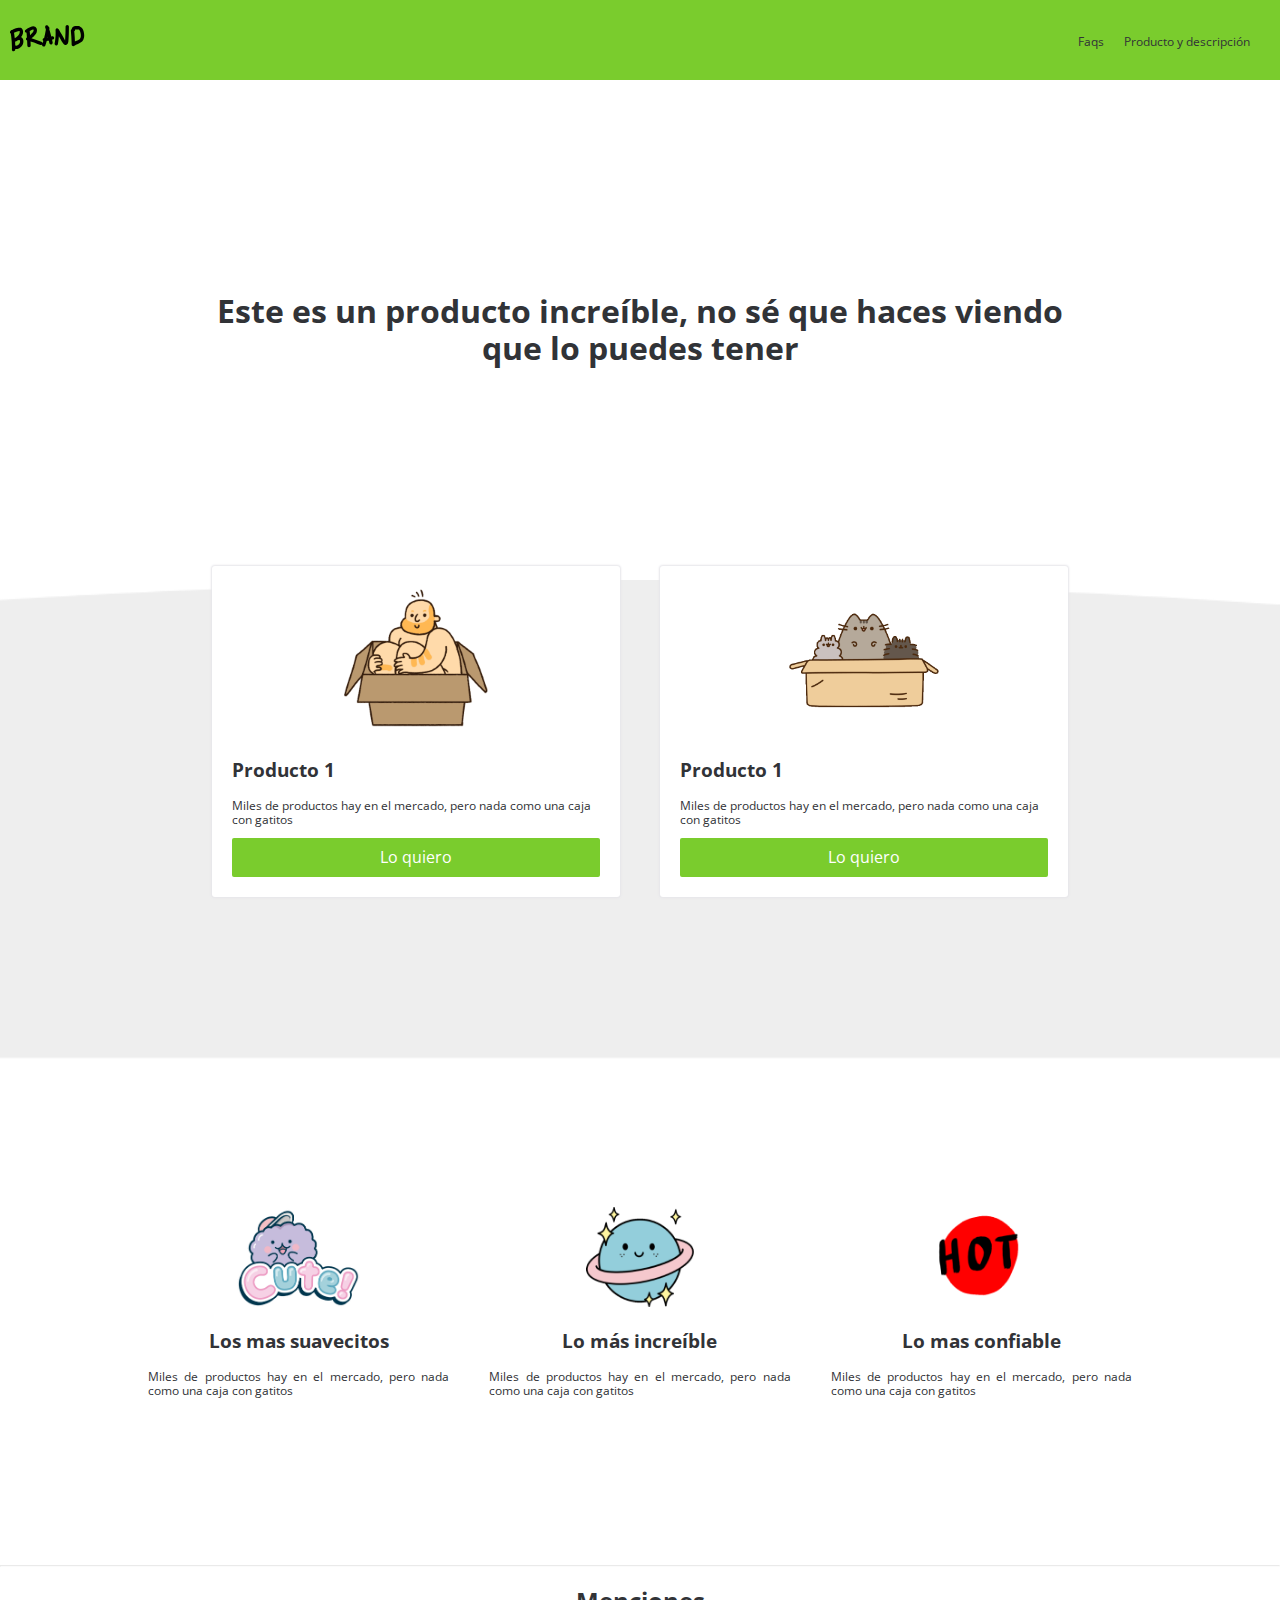
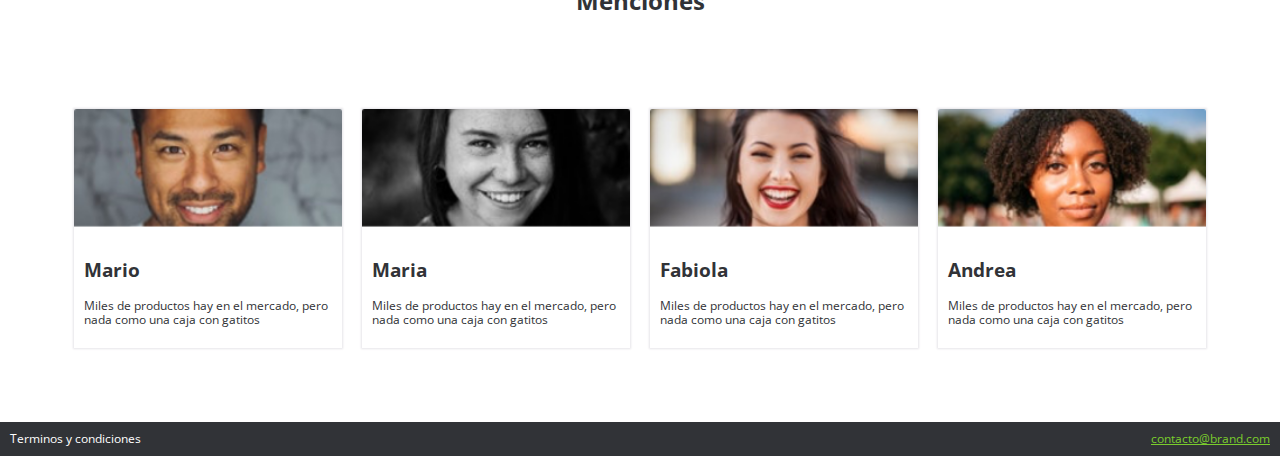
<file: index.html>
<!DOCTYPE html>
<html lang="en">
  <head>
    <meta charset="utf-8">
    <meta name="description" content="Este es un sitio de producto genial">
     <meta name="viewport" content="width=device-width, initial-scale=1.0">
    <meta http-equiv="X-UA-Compatible" content="ie=edge">
    <!-- Aqui podemos poner algún framework -->

    <!-- Aqui podemos poner algún framework -->
    <link rel="stylesheet" href="css/normalize.css">
    <link rel="stylesheet" href="css/estilos.css">
    <link rel="stylesheet" href="css/mobile.css">
    <link rel="stylesheet" href="css/animations.css">
    <title>BRAND📦</title>

  </head> <!-- Cierra head -->
  <body>
    <nav class="fadeInDown">
      <a href="#"><img src="images/logo.png" alt=""></a>
      <ul>
        <li>
          <a href="#">Faqs</a></li>
        <li>
          <a href="producto.html">Producto y descripción</a></li>
      </ul>
    </nav>
    <h1 class="main_section fadeIn">
      Este es un producto increíble, no sé que haces viendo que lo puedes tener
    </h1>
    <!-- Inicio productos -->
    <div class="products">
      <div class="product fadeInUp">
        <div class="content">
          <div class="image-product">
            <img src="images/box1.png" alt="">
          </div>
          <h3>Producto 1</h3>
          <p>Miles de productos hay en el mercado, pero nada como una caja con gatitos</p>
          <a href="venta.html">
            <button class="main_btn">
              Lo quiero
            </button>
          </a>
        </div>
      </div>
      <div class="product fadeInUp">
        <div class="content">
          <div class="image-product">
            <img src="images/box2.png" alt="">
          </div>
          <h3>Producto 1</h3>
          <p>Miles de productos hay en el mercado, pero nada como una caja con gatitos</p>
          <a href="venta.html">
            <button class="main_btn">
              Lo quiero
            </button>
          </a>
        </div>
      </div>
    </div>
    <!-- Fin productos -->
    <!-- Inicia beneficios -->
    <div class="beneficios">
      <div class="beneficio">
        <div class="content_beneficio">
          <img src="images/b1.png" alt="">
          <h3>Los mas suavecitos</h3>
          <p class="text_beneficio">
            Miles de productos hay en el mercado, pero nada como una caja con gatitos
          </p>
        </div>
      </div>
      <div class="beneficio">
        <div class="content_beneficio">
          <img src="images/b2.png" alt="">
          <h3>Lo más increíble</h3>
          <p class="text_beneficio">
            Miles de productos hay en el mercado, pero nada como una caja con gatitos
          </p>
        </div>
      </div>
      <div class="beneficio">
        <div class="content_beneficio">
          <img src="images/b3.png" alt="">
          <h3>Lo mas confiable</h3>
          <p class="text_beneficio">
            Miles de productos hay en el mercado, pero nada como una caja con gatitos
          </p>
        </div>
      </div>
    </div>
    <!-- Fin beneficios -->
    <hr>
    <!-- Inicia menciones -->
    <h2 class="mention_title">Menciones</h2>
    <div class="mentions">
      <div class="mention">
        <div class="content_mention">
          <img src="images/p1.png" alt="">
          <div class="text">
            <h3>Mario</h3>
            <p>Miles de productos hay en el mercado, pero nada como una caja con gatitos</p>
          </div>
        </div>
      </div>
      <div class="mention">
        <div class="content_mention">
          <img src="images/p2.png" alt="">
          <div class="text">
            <h3>Maria</h3>
            <p>Miles de productos hay en el mercado, pero nada como una caja con gatitos</p>
          </div>
        </div>
      </div>
      <div class="mention">
        <div class="content_mention">
          <img src="images/p3.png" alt="">
          <div class="text">
            <h3>Fabiola</h3>
            <p>Miles de productos hay en el mercado, pero nada como una caja con gatitos</p>
          </div>
        </div>
      </div>
      <div class="mention">
        <div class="content_mention">
          <img src="images/p4.png" alt="">
          <div class="text">
            <h3>Andrea</h3>
            <p>Miles de productos hay en el mercado, pero nada como una caja con gatitos</p>
          </div>
        </div>
      </div>
    </div>
    <!-- Fin de menciones -->
    <!-- Inicio de footer -->
    <footer>
      <div class="option">Terminos y condiciones</div>
      <div class="option contact"><a href="mailto:contacto@brand.com">contacto@brand.com</a></div>
    </footer>
    <!-- Fin de Footer -->

    <!-- Script -->
    <script src="scripts/script.js"></script>
  </body> <!-- Cierra body -->
</html> <!-- Cierra html -->
</file>
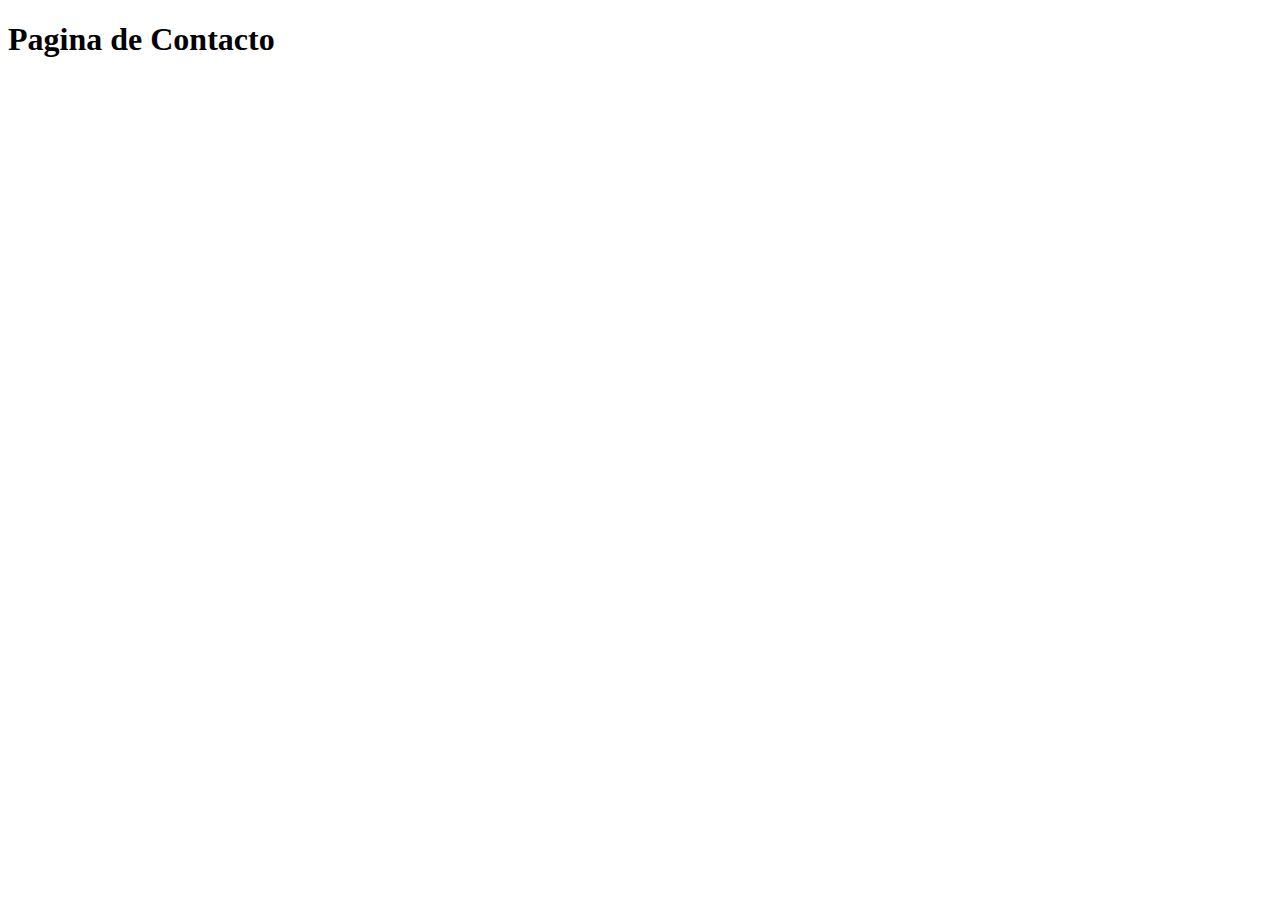
<file: contacto.html>
<!DOCTYPE html>
<html lang="en">
  <head>
    <meta charset="UTF-8" />
    <meta name="viewport" content="width=device-width, initial-scale=1.0" />
    <meta http-equiv="X-UA-Compatible" content="ie=edge" />
    <title>Document</title>
  </head>
  <body>
    <h1>Pagina de Contacto</h1>
  </body>
</html>
</file>
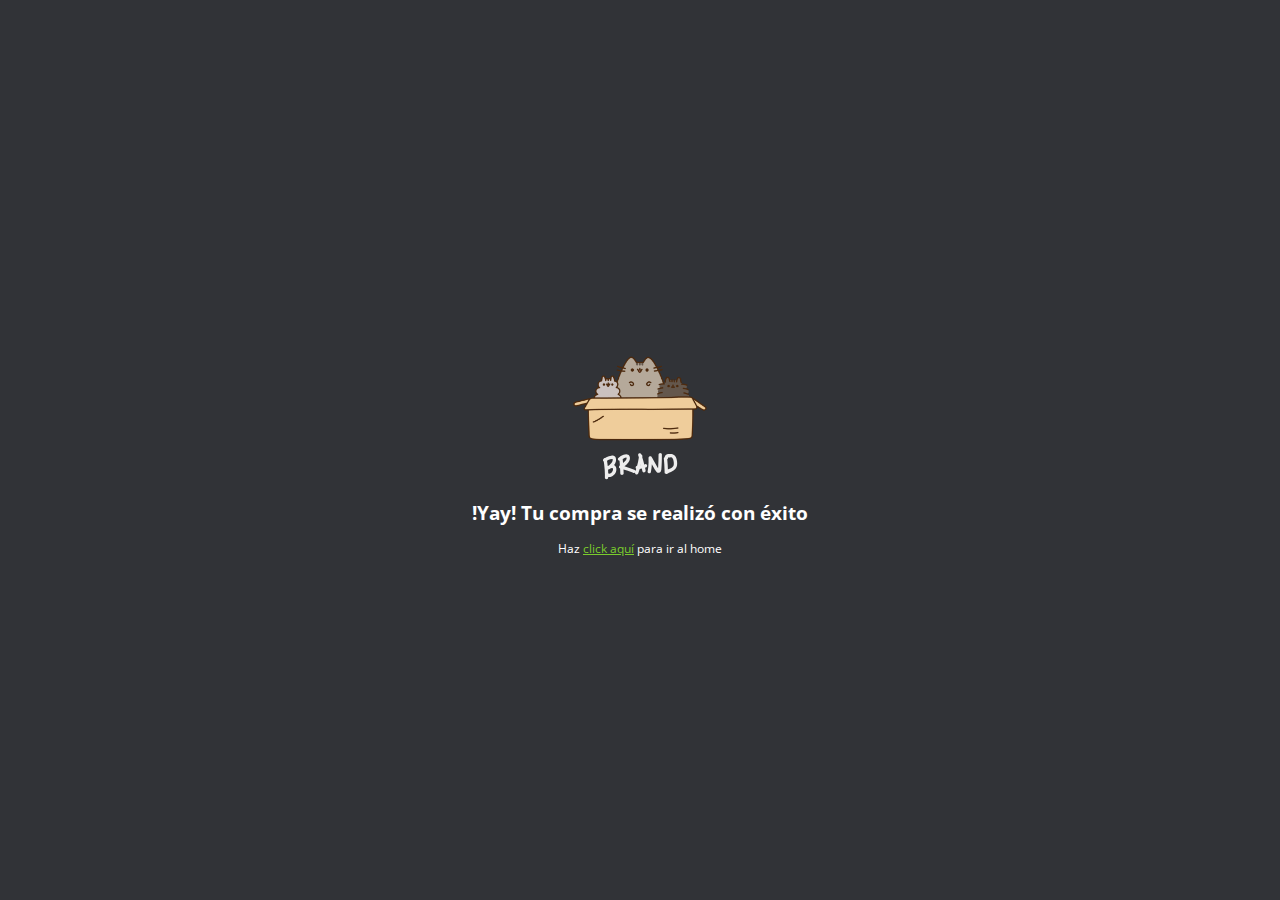
<file: exito.html>
<!DOCTYPE html>
<html lang="es">
<head>
  <meta charset="UTF-8">
  <meta name="viewport" content="width=device-width, initial-scale=1.0">
  <meta http-equiv="X-UA-Compatible" content="ie=edge">
  <link rel="stylesheet" href="css/normalize.css">
  <link rel="stylesheet" href="css/estilos.css">
  <link rel="stylesheet" href="css/animations.css">
  <link rel="stylesheet" href="css/paypal.css">
  <title>Exito</title>
</head>
<body>
  <div class="content_paypal">
    <img src="images/box_brand.png" alt="">
    <h3>!Yay! Tu compra se realizó con éxito</h3>
    <p>Haz <a href="index.html">click aquí</a> para ir al home</p>
  </div>

</body>
</html>
</file>
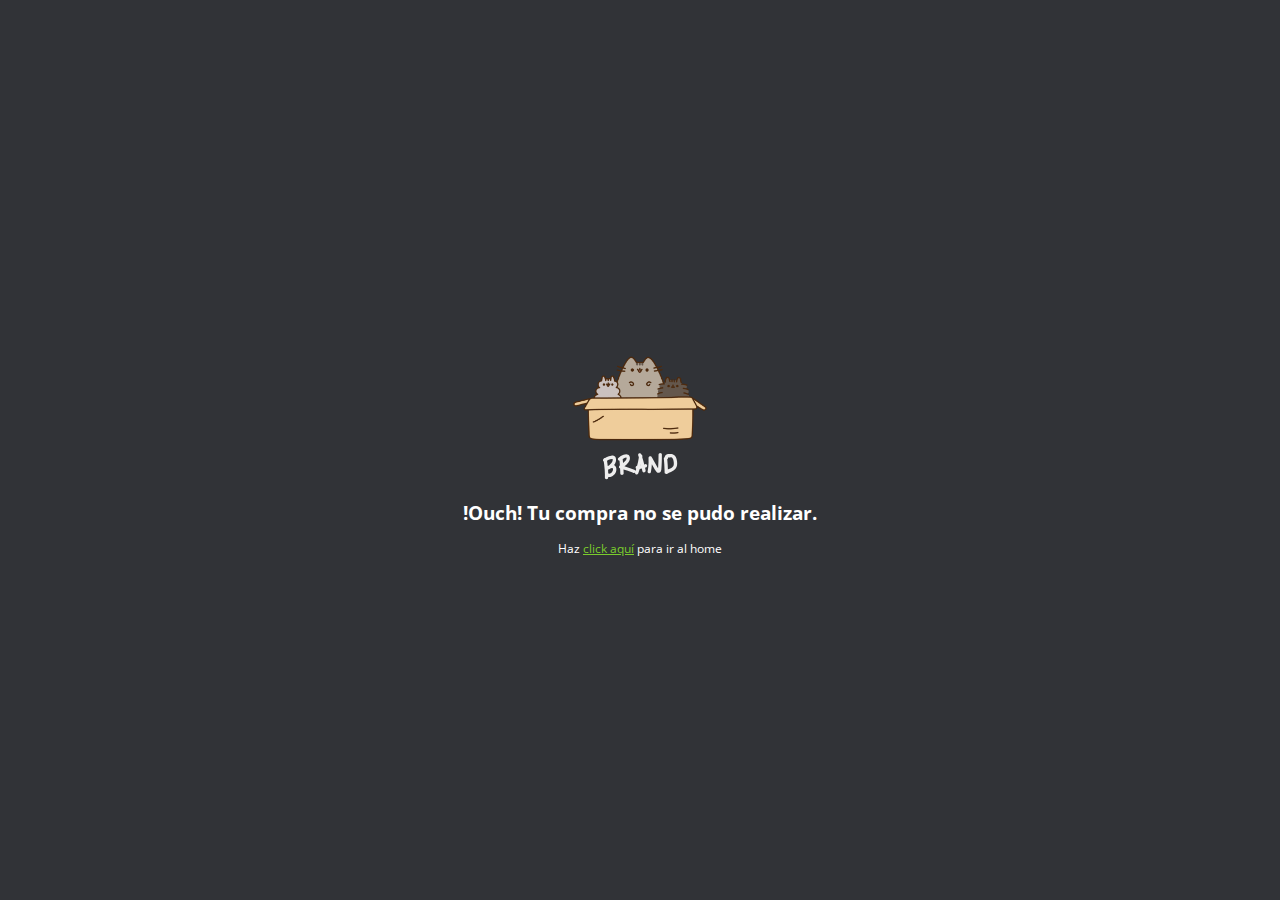
<file: falla.html>
<!DOCTYPE html>
<html lang="es">
<head>
  <meta charset="UTF-8">
  <meta name="viewport" content="width=device-width, initial-scale=1.0">
  <meta http-equiv="X-UA-Compatible" content="ie=edge">
  <link rel="stylesheet" href="css/normalize.css">
  <link rel="stylesheet" href="css/estilos.css">
  <link rel="stylesheet" href="css/animations.css">
  <link rel="stylesheet" href="css/paypal.css">
  <title>Exito</title>
</head>
<body>
  <div class="content_paypal">
    <img src="images/box_brand.png" alt="">
    <h3>!Ouch! Tu compra no se pudo realizar.</h3>
    <p>Haz <a href="index.html">click aquí</a> para ir al home</p>
  </div>

</body>
</html>
</file>
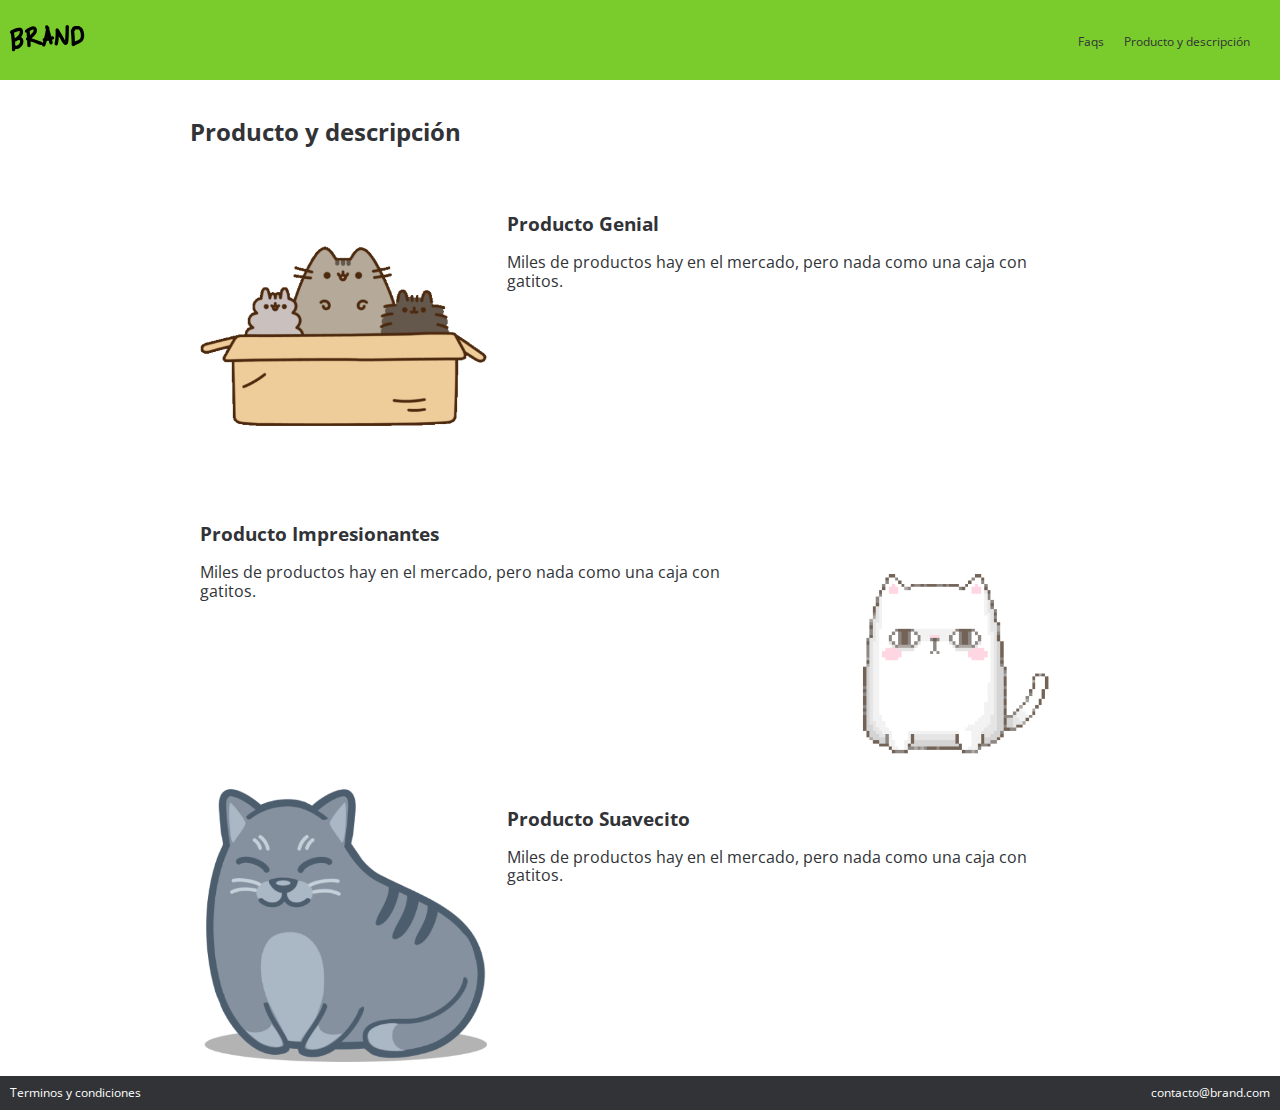
<file: producto.html>
<!DOCTYPE html>
<html lang="en">
  <head>
    <meta charset="utf-8">
    <meta name="description" content="Este es un sitio de producto genial">
    <link rel="stylesheet" href="css/normalize.css">
    <link rel="stylesheet" href="css/estilos.css">
    <link rel="stylesheet" href="css/animations.css">
    <link rel="stylesheet" href="css/grid.css">
    <title>BRAND📦</title>

  </head> <!-- Cierra head -->
  <body>
    <nav>
      <a href="index.html"><img src="images/logo.png" alt=""></a>
      <ul>
        <li>
          <a href="faqs.html">Faqs</a></li>
        <li>
          <a href="#">Producto y descripción</a></li>
      </ul>
    </nav>

    <!-- Empiezan beneficios -->

    <div class="container fadeIn">
      <br>
      <h2>Producto y descripción</h2>
      <br>
      <div class="row">
        <div class="col-4">
          <img src="images/ben1.png" alt="">
        </div>
        <div class="col-8">
          <h3>Producto Genial</h3>
          Miles de productos hay en el mercado, pero nada como una caja con gatitos.
        </div>
      </div>
      <div class="row">
        <div class="col-4 no-desk">
          <img src="images/ben2.png" alt="">
        </div>
        <div class="col-8">
          <h3>Producto Impresionantes</h3>
          Miles de productos hay en el mercado, pero nada como una caja con gatitos.
        </div>
        <div class="col-4 no-mobile">
          <img src="images/ben2.png" alt="">
        </div>
      </div>
      <div class="row">
        <div class="col-4">
          <img src="images/ben3.png" alt="">
        </div>
        <div class="col-8">
          <h3>Producto Suavecito</h3>
          Miles de productos hay en el mercado, pero nada como una caja con gatitos.
        </div>
      </div>
    </div>
    <!-- Empiezan beneficios -->



    <!-- Inicio de footer -->
    <footer>
      <div class="option">Terminos y condiciones</div>
      <div class="option">contacto@brand.com</div>
    </footer>
    <!-- Fin de Footer -->

    <!-- Script -->
    <script src="scripts/script.js"></script>
  </body> <!-- Cierra body -->
</html> <!-- Cierra html -->
</file>
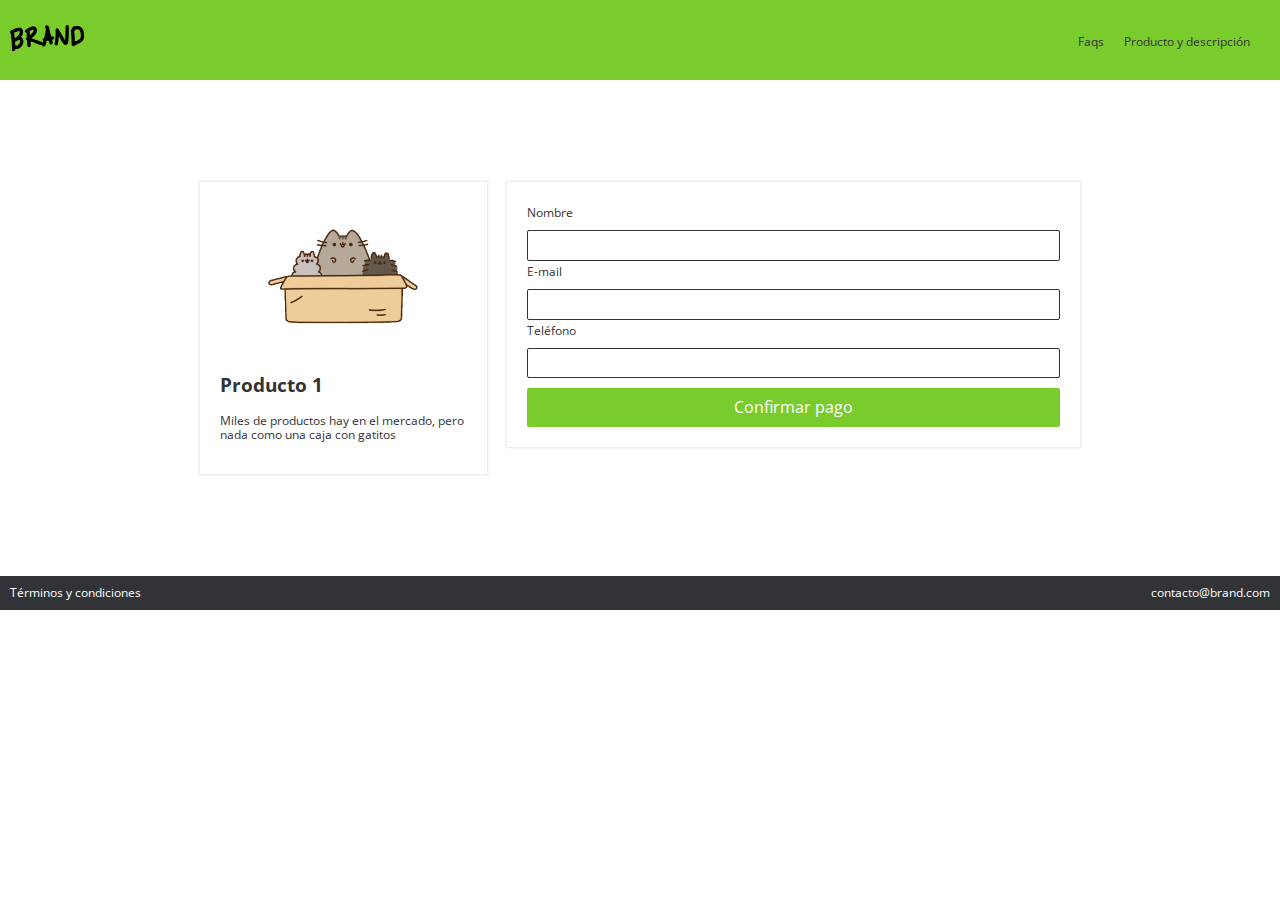
<file: venta.html>
<!DOCTYPE html>
<html lang="en">
  <head>
    <meta charset="utf-8">
    <meta name="description" content="Este es un sitio de producto genial">
    <link rel="stylesheet" href="css/normalize.css">
    <link rel="stylesheet" href="css/estilos.css">
    <link rel="stylesheet" href="css/animations.css">
    <link rel="stylesheet" href="css/grid.css">
    <title>BRAND📦</title>

  </head> <!-- Cierra head -->
  <body>
    <nav>
      <a href="index.html"><img src="images/logo.png" alt=""></a>
      <ul>
        <li>
          <a href="faqs.html">Faqs</a></li>
        <li>
          <a href="#">Producto y descripción</a></li>
      </ul>
    </nav>

    <!-- Empiezan Formulario Venta -->
    <br>
    <br>
    <br>
    <br>
    <br>
    <div class="container">

      <div class="row">
        <div class="col-4">
          <div class="modulo_pago">
            <div class="modulo_pago_images">
              <img src="images/box2.png" alt="">
            </div>
            <h3>
              Producto 1
            </h3>
            <p>
              Miles de productos hay en el mercado, pero nada como una caja con gatitos
            </p>
          </div>
        </div>
        <div class="col-8">
          <div class="modulo_pago">
              <form action="https://www.paypal.com/cgi-bin/webscr?cmd=_s-xclick&hosted_button_id=782XXJ3WLCKKU" method="post">
                <label for="name">Nombre</label>
                <br>
                <input type="text" placeholder="" name="name" class="data">
                <br>
                <label for="email">E-mail</label>
                <br>
                <input type="text" placeholder="" name="email" class="data">
                <br>
                <label for="phone">Teléfono</label>
                <br>
                <input type="text" placeholder="" name="phone" class="data">
                <br>
                <input type="submit" class="main_btn" name="submit" value="Confirmar pago">
              </form>

          </div>
        </div>
      </div>

    </div>
    <br>
    <br>
    <br>
    <br>
    <br>


    <!-- Empiezan Formulario beneficios -->

    <!-- Inicio de footer -->
    <footer>
      <div class="option">Términos y condiciones</div>
      <div class="option">contacto@brand.com</div>
    </footer>
    <!-- Fin de Footer -->

    <!-- Script -->
    <script src="scripts/script.js"></script>
  </body> <!-- Cierra body -->
</html> <!-- Cierra html -->
</file>
<file: css/estilos.css>
/*
#  ·················
#  ··_______________
#  ·/·___/·___/·___/
#  /·/__(__··|__··)·
#  \___/____/____/··
#  ·················
*/
@import url('https://fonts.googleapis.com/css?family=Open+Sans:400,700');
/*------ Variables */
:root{
  /*------ Colores */
  --green-color: #7ACC2D;
  --black-color: #313337;
  --white-color: white;
  /*------ Tipografía */
  --normal:12px;
  /*------ Espaciado */
  --space:10px;
  --space-2:20px;
  /*------ Box shadow*/
  --box:0px 0 2px 1px #e6e5e9;
}

/* -------------------------------------------  */
html, body{
  margin:0;
  padding: 0;
  font-family: 'Open Sans', sans-serif;
  color: var(--black-color);
}

p, label{
  font-size: var(--normal);
}




nav{
  display: flex;
  justify-content: space-between;
  align-items: center;
  padding: var(--space);
  min-height: 60px;
  background-color: var(--green-color);
}

nav a{
  text-decoration: none;
  color: var(--black-color);
  font-size: var(--normal);
}

nav a:hover{
  color: var(--white-color);
}

nav ul {
  display: flex;
}

nav ul li{
  padding-right: 20px;
  list-style: none;
}

hr{
  opacity: .2;
}

/* ------------------------------------------- MAIN SECTION */

.main_section{
  text-align: center;
  padding: 15%;
}

/* -------------------------------------------  PRODUCTOS */

.products{
  background-image: url("../images/curve.png");
  padding: 15%;
  background-position: center top;
  background-repeat: no-repeat;
  display: flex;
  height: 95px;
  background-size: cover;

}

.product{
  padding: 20px;
  margin-top: -226px;
}

.image-product{
  text-align: center;
}

.content{
  padding: 20px;
  background: var(--white-color);
  border-radius: 3px;
  box-shadow: 0px 0 2px 1px #e6e5e9;
}

.main_btn{
  padding: var(--space);
  background-color: var(--green-color);
  width: 100%;
  border: 0px;
  border-radius: 2px;
  cursor: pointer;
  color: var(--white-color);
}
.main_btn:hover{
  background-color: #63a426;
}

/* Beneficios */
.beneficios{
  padding: 10%;
  display: flex;
}

.beneficio{
  text-align: center;
  padding: 20px;
}

.beneficio img{
  max-height: 100px
}

.text_beneficio{
  text-align: justify;
}

/* Mentions */
.mentions{
  display: flex;
  padding: 5%;
}
.mention img{
  width: 100%;
}
h2.mention_title{
  text-align: center;
}
.mention{
  padding: var(--space);
}
.content_mention{
  box-shadow: 0px 0 2px 1px #e6e5e9;
}
.mention .text{
  padding: var(--space);
}
/* ------------------------------------------- Venta */

.modulo_pago{
background-color:var(--white-color);
box-shadow: var(--box);
padding:var(--space-2);
}

.modulo_pago_images{
  max-width: 150px;
  text-align: center;
  width: 100%;
  margin:auto;
}

.data{
  margin-top: var(--space);
  width: 100%;
  padding: 5px;
  border-radius: 2px;
  border: 1px solid var(--black-color);
  box-sizing: border-box;
}

.modulo_pago .main_btn{
      margin-top: 10px;
}


/* ------------------------------------------- Footer */
footer{
  display: flex;
  justify-content: space-between;
  font-size: var(--normal);
  background-color: var(--black-color);
  padding: var(--space);
  color: var(--white-color);
}
.contact a{
  color: var(--green-color);
}
</file>
<file: css/mobile.css>
/*
#  ····················__····_·__···
#  ···____·___··____··/·/_··(_)·/__·
#  ··/·__·`__·\/·__·\/·__·\/·/·/·_·\
#  ·/·/·/·/·/·/·/_/·/·/_/·/·/·/··__/
#  /_/·/_/·/_/\____/_.___/_/_/\___/·
#  ································· */

@media (max-width: 650px) {

  .main_section{
    padding: 5%;
  }
  .products{
    display: block;
    height: auto;
    padding: 5%;
  }
  .product{
    margin-top: auto;
  }
  .beneficios{
    display: initial;
  }
  .mentions{
    display: initial;
  }
}
</file>
<file: css/animations.css>
/*
#  ···············_·················__··_·················
#  ··____·_____··(_)___·___··____·_/·/_(_)___··____··_____
#  ·/·__·`/·__·\/·/·__·`__·\/·__·`/·__/·/·__·\/·__·\/·___/
#  /·/_/·/·/·/·/·/·/·/·/·/·/·/_/·/·/_/·/·/_/·/·/·/·(__··)·
#  \__,_/_/·/_/_/_/·/_/·/_/\__,_/\__/_/\____/_/·/_/____/··
#  ·······················································
*/
/* https://daneden.github.io/animate.css/ */

.fadeIn{
  -webkit-animation-duration: 4s;
  animation-duration: 4s;
  -webkit-animation-fill-mode: both;
  animation-fill-mode: both;
  -webkit-animation-name: fadeIn;
  animation-name: fadeIn;
}

@keyframes fadeIn{
  from{
    opacity: 0;
  }
  to{
    opacity: 1;
  }
}

.fadeInDown{
  -webkit-animation-duration: 1s;
  animation-duration: 1s;
  -webkit-animation-fill-mode: both;
  animation-fill-mode: both;
  -webkit-animation-name: fadeInDown;
  animation-name: fadeInDown;
}

@-webkit-keyframes fadeInDown {
  from {
    opacity: 0;
    -webkit-transform: translate3d(0, -100%, 0);
    transform: translate3d(0, -100%, 0);
  }

  to {
    opacity: 1;
    -webkit-transform: translate3d(0, 0, 0);
    transform: translate3d(0, 0, 0);
  }
}

@keyframes fadeInDown {
  from {
    opacity: 0;
    -webkit-transform: translate3d(0, -100%, 0);
    transform: translate3d(0, -100%, 0);
  }

  to {
    opacity: 1;
    -webkit-transform: translate3d(0, 0, 0);
    transform: translate3d(0, 0, 0);
  }
}



.fadeInUp {
  -webkit-animation-duration: 1s;
  animation-duration: 1s;
  -webkit-animation-fill-mode: both;
  animation-fill-mode: both;
  -webkit-animation-name: fadeInUp;
  animation-name: fadeInUp;
}

@-webkit-keyframes fadeInUp {
  from {
    opacity: 0;
    -webkit-transform: translate3d(0, 100%, 0);
    transform: translate3d(0, 100%, 0);
  }

  to {
    opacity: 1;
    -webkit-transform: translate3d(0, 0, 0);
    transform: translate3d(0, 0, 0);
  }
}

@keyframes fadeInUp {
  from {
    opacity: 0;
    -webkit-transform: translate3d(0, 100%, 0);
    transform: translate3d(0, 100%, 0);
  }

  to {
    opacity: 1;
    -webkit-transform: translate3d(0, 0, 0);
    transform: translate3d(0, 0, 0);
  }
}
</file>
<file: css/paypal.css>
body{
  background-color: var(--black-color);
  text-align: center;
  color: var(--white-color);
  display:flex;
  justify-content: center;
  align-items: center;
  height: 100vh;
}
.content_paypal a{
  color: var(--green-color);
}
</file>
<file: css/grid.css>
.container{
  max-width: 900px;
  margin:auto;
}

/* Valor por columna = 8.3333333333 */

.row{
  display: flex;
}

.col-1{
  width: 8.3333333333%;
}
.col-2{
  width: 16.6666666666%;
}
.col-3{
  width: 24.9999999999%;
}
.col-4{
  width: 33.3333333332%;
}
.col-5{
  width: 41.6666666665%;
}
.col-6{
  width: 49.9999999998%;
}
.col-7{
  width: 58.3333333331%;
}
.col-8{
  width: 66.6666666664%;
}
.col-9{
  width: 74.9999999997%;
}
.col-10{
  width: 83.333333333%;
}
.col-11{
  width: 91.6666666663%;
}
.col-12{
  width: 100%;
}

.col-1,.col-2,.col-3,.col-4,.col-5,.col-6,.col-7,.col-8,.col-9,.col-10,.col-11,.col-12{
  padding: 10px;
}
.col-1 img,.col-2 img,.col-3 img,.col-4 img,.col-5 img,.col-6 img,.col-7 img,.col-8 img,.col-9 img,.col-10 img,.col-11 img,.col-12 img{
  width: 100%;
}

.no-desk{
  display: none;
}

@media (max-width:600px) {
  .container{
    padding: 30px;
  }
  .no-mobile{
    display: none
  }
  .no-desk{
    display: initial;
  }
  .row{
    display: inline;
    padding: 10px;
  }
  .col-1,.col-2,.col-3,.col-4,.col-5,.col-6,.col-7,.col-8,.col-9,.col-10,.col-11,.col-12{
    width: 100%;
    padding: 0px;
  }
}
</file>
